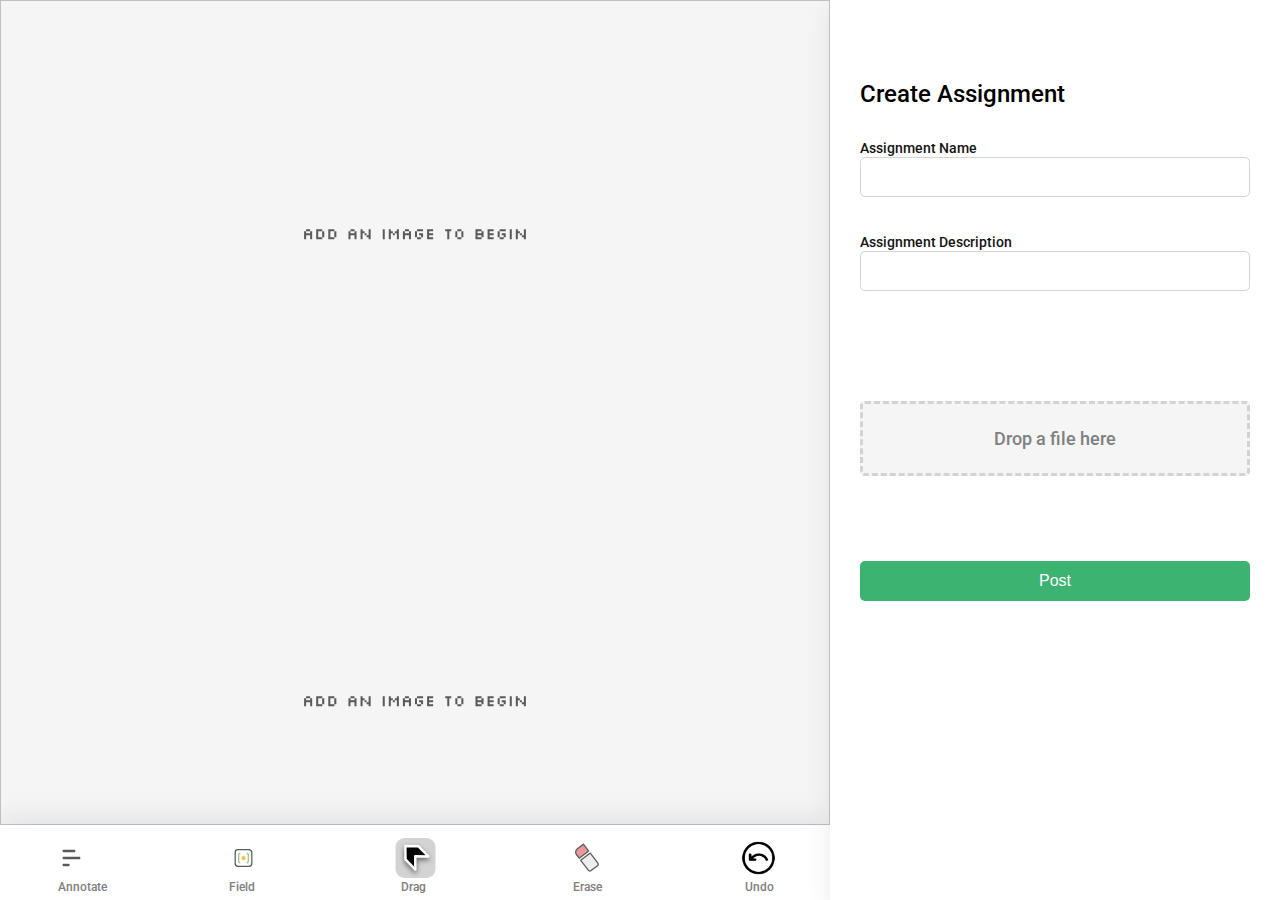
<file: templates/add-assignment.html>
<!DOCTYPE html>
<html lang="en">
<head>
    <meta charset="UTF-8">
    <meta name="viewport" content="width=device-width, initial-scale=1.0">
    <title>Add Assignment - DigitalOwl</title>
    <link rel="stylesheet" href="/static/css/style.css">
</head>
<body>

    <div id="file-viewer">
        <img id="image-viewer" draggable="false">
        <div id="options">
            <div>
                <ul>
                    <li id="annotation"><img src="/static/images/annotation-icon.svg"><span>Annotate</span></li>
                    
                    <li id="field"><img src="/static/images/field-icon.svg"><span>Field</span></li>
                    
                    <li id="drag" style="background-color: lightgrey;"><img src="/static/images/drag-icon.svg"><span>Drag</span></li>
                    
                    <li id="erase"><img src="/static/images/erase-icon.svg"><span>Erase</span></li>
                    
                    <li id="undo"><img src="/static/images/undo-icon.svg"><span>Undo</span></li>
                                        
                </ul>
            </div>
        </div>
    </div>

    <form id="assignment-upload" method="POST">
        <h2>Create Assignment</h2>
        <label for="assignment-name">Assignment Name</label>
        <input type="text" name="assignment-name" required>
        <label for="assignment-description">Assignment Description</label>
        <input type="text" name="assignment-description" required>
        <label id="file-label" for="file">Drop a file here</label>
        <input id="assignment-file" type="file" name="file" accept="image/*" required>
        <button type="submit">Post</button>
    </form>
    
    <script src="/static/js/assignment-editor.js"></script>
</body>
</html>
</file>
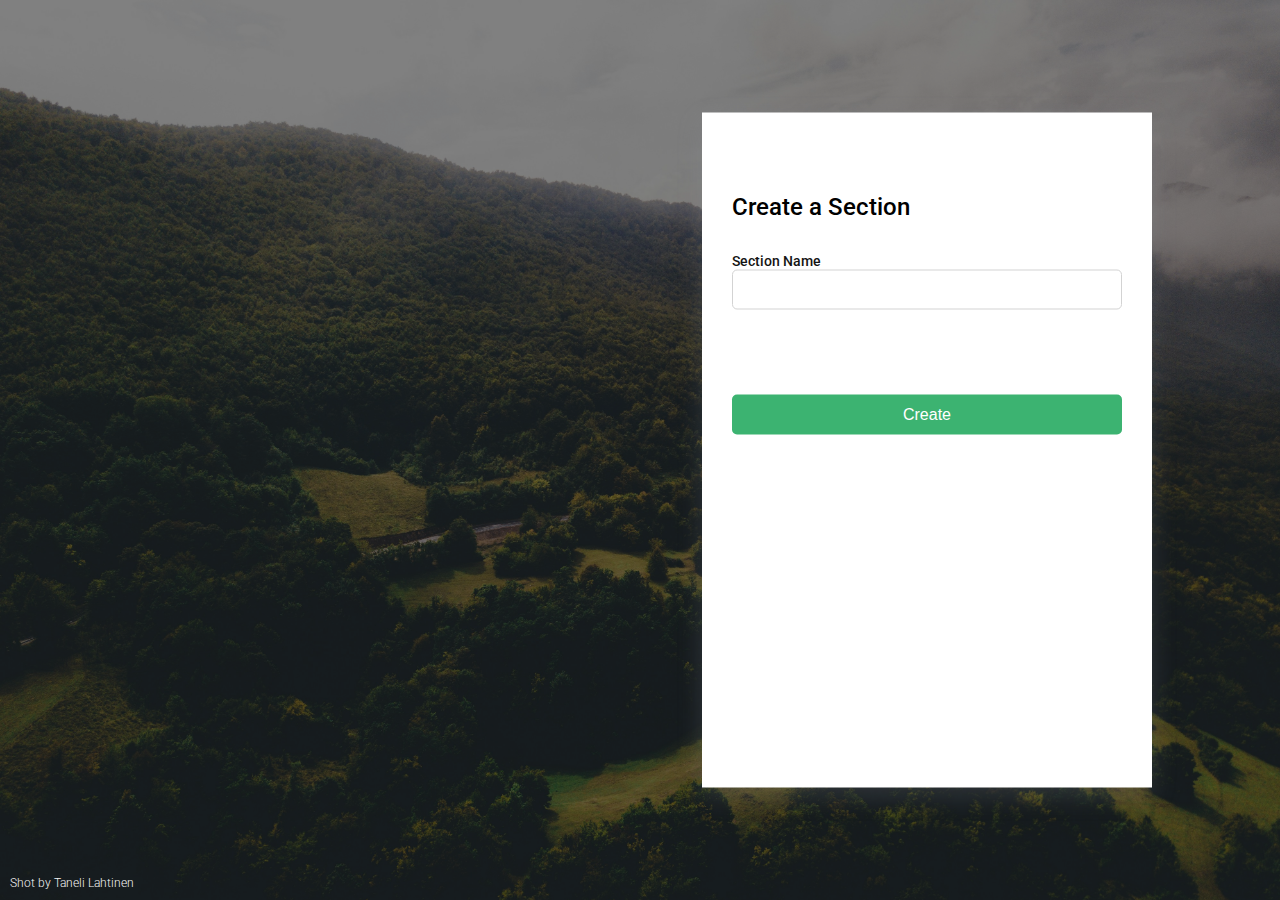
<file: templates/create-section.html>
<!DOCTYPE html>
<html lang="en">
<head>
    <meta charset="UTF-8">
    <meta name="viewport" content="width=device-width, initial-scale=1.0">
    <title>Create Section - DigitalOwl</title>
    <link rel="stylesheet" href="../static/css/style.css">
</head>
<body>

    <div id="login-background"></div>

    <form id="login" method="POST">
        <h2>Create a Section</h2>
        <label for="section-name">Section Name</label>
        <input type="text" name="section-name" required>
        <button type="submit">Create</button>
    </form>

    <p id="image-credits">Shot by Taneli Lahtinen</p>
    
</body>
</html>
</file>
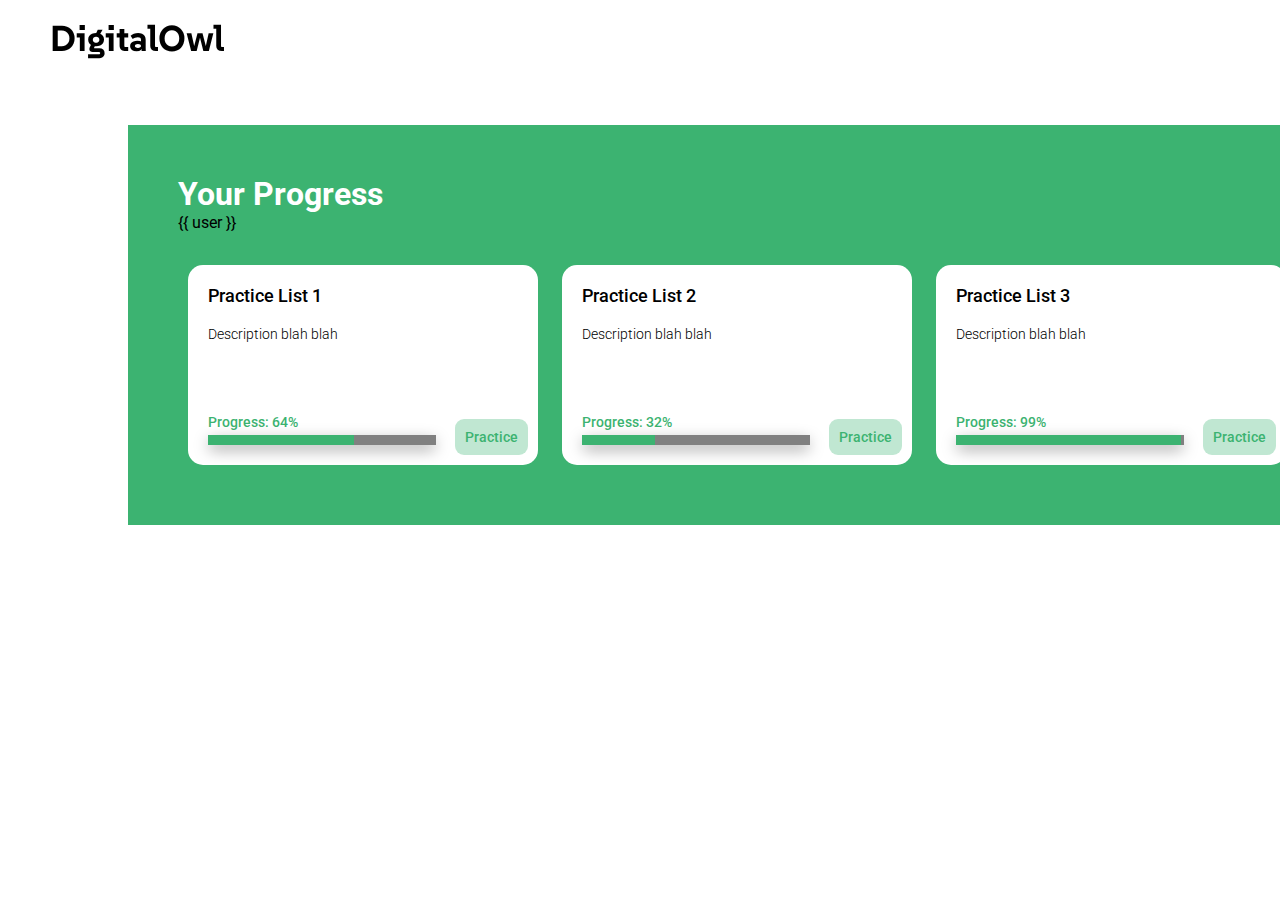
<file: templates/dashboard.html>
<!DOCTYPE html>
<html lang="en">
<head>
    <meta charset="UTF-8">
    <meta name="viewport" content="width=device-width, initial-scale=1.0">
    <title>Dashboard - DigitalOwl</title>
    <link rel="stylesheet" href="../static/css/style.css">
</head>
<body>

    <div id="dashboard-nav">
        <div id="logo">
            <h1>DigitalOwl</h1>
        </div>
    </div>

    <div id="content">
        <div id="progress">
            <h1>Your Progress</h1>
            <p>{{ user }}</p>
            <div id="lists">
                <div>
                    <h2>Practice List 1</h2>
                    <p>Description blah blah</p>
                    <span>Progress: 64%</span>
                    <progress value="64" max="100"></progress>
                    <a href="">Practice</a>
                </div>
                <div>
                    <h2>Practice List 2</h2>
                    <p>Description blah blah</p>
                    <span>Progress: 32%</span>
                    <progress value="32" max="100"></progress>
                    <a href="">Practice</a>
                </div>
                <div>
                    <h2>Practice List 3</h2>
                    <p>Description blah blah</p>
                    <span>Progress: 99%</span>
                    <progress value="99" max="100"></progress>
                    <a href="">Practice</a>
                </div>
                <div>
                    <h2>Practice List 3</h2>
                    <p>Description blah blah</p>
                    <span>Progress: 99%</span>
                    <progress value="99" max="100"></progress>
                    <a href="">Practice</a>
                </div>
                <div>
                    <h2>Practice List 3</h2>
                    <p>Description blah blah</p>
                    <span>Progress: 99%</span>
                    <progress value="99" max="100"></progress>
                    <a href="">Practice</a>
                </div>
                <div>
                    <h2>Practice List 3</h2>
                    <p>Description blah blah</p>
                    <span>Progress: 99%</span>
                    <progress value="99" max="100"></progress>
                    <a href="">Practice</a>
                </div>
            </div>
            
        </div>
    </div>
    
</body>
</html>
</file>
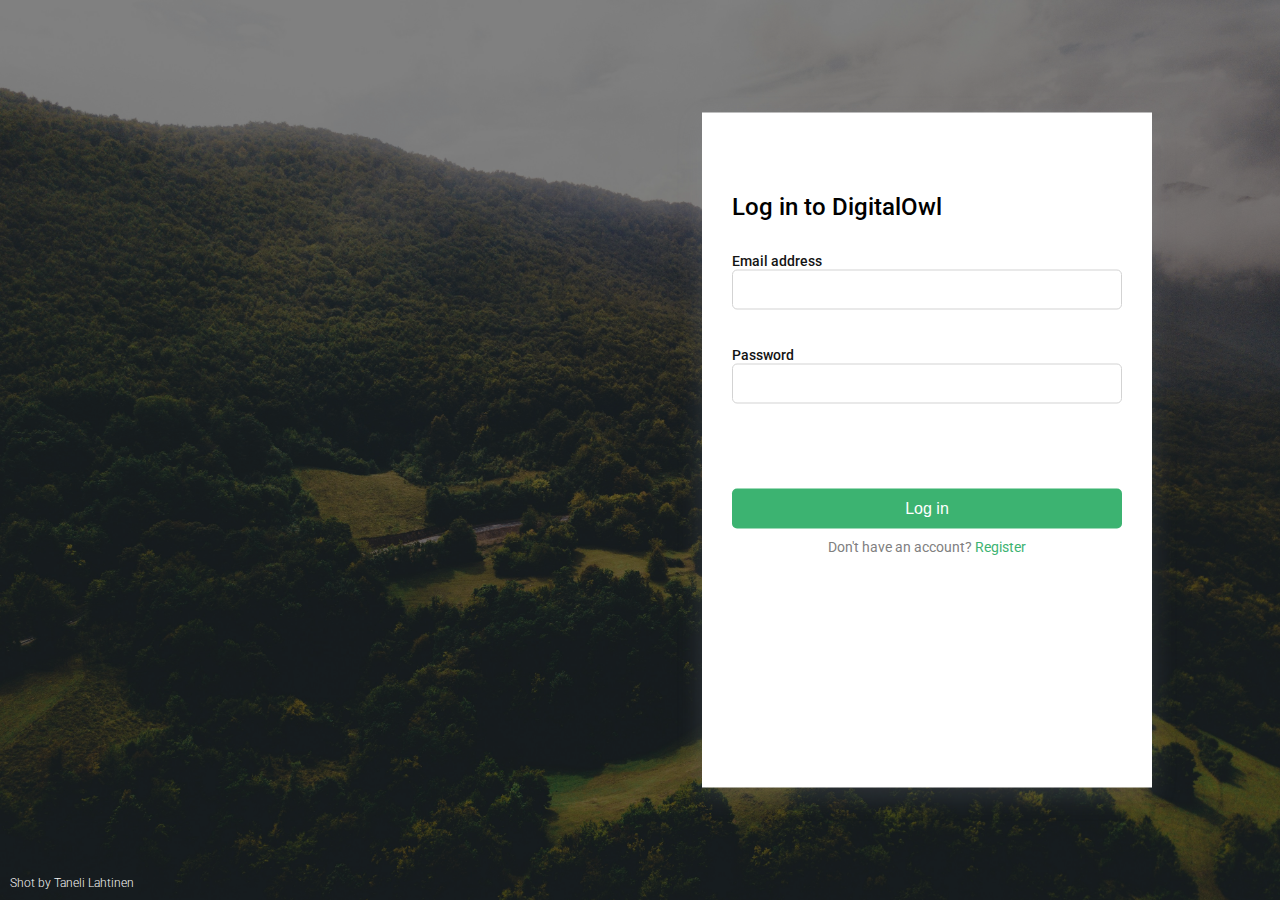
<file: templates/login.html>
<!DOCTYPE html>
<html lang="en">
<head>
    <meta charset="UTF-8">
    <meta name="viewport" content="width=device-width, initial-scale=1.0">
    <title>Login - EcoCards</title>
    <link rel="stylesheet" href="../static/css/style.css">
</head>
<body>

    <div id="login-background"></div>

    <form id="login" method="POST">
        <h2>Log in to DigitalOwl</h2>
        <label for="email">Email address</label>
        <input type="email" name="email" required>
        <label for="password">Password</label>
        <input type="password" name="password" required>
        <button type="submit">Log in</button>
        <p>Don't have an account? <a href="/register">Register</a></p>
    </form>

    <p id="image-credits">Shot by Taneli Lahtinen</p>
    
</body>
</html>
</file>
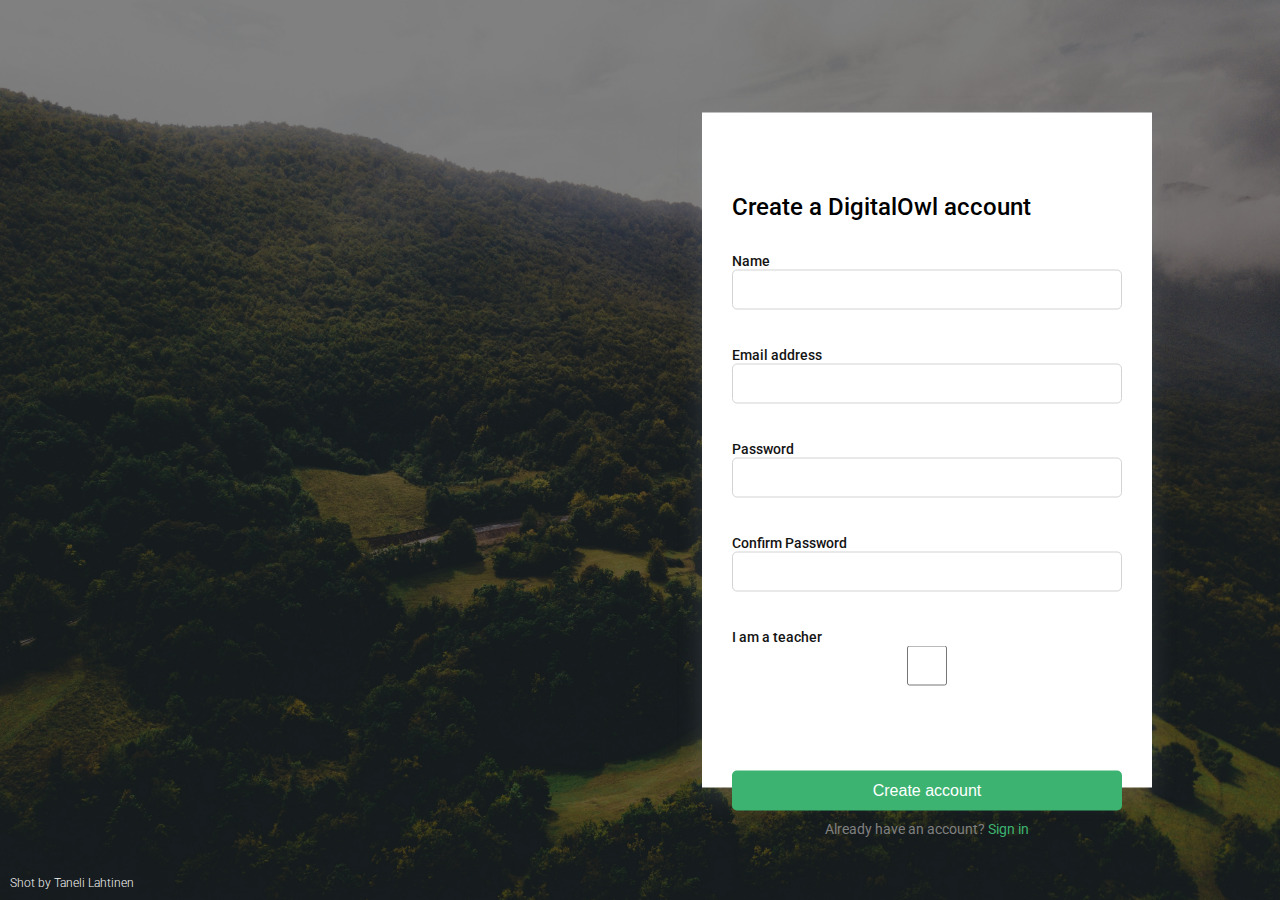
<file: templates/register.html>
<!DOCTYPE html>
<html lang="en">
<head>
    <meta charset="UTF-8">
    <meta name="viewport" content="width=device-width, initial-scale=1.0">
    <title>Login - EcoCards</title>
    <link rel="stylesheet" href="../static/css/style.css">
</head>
<body>

    <div id="login-background"></div>

    <form id="login" method="POST">
        <h2>Create a DigitalOwl account</h2>
        <label for="name">Name</label>
        <input type="text" name="name" required>
        <label for="email">Email address</label>
        <input type="email" name="email" required>
        <label for="password">Password</label>
        <input type="password" name="password" required>
        <label for="password">Confirm Password</label>
        <input type="password" name="password-confirmation" required>
        <label for="teacher">I am a teacher</label>
        <input type="checkbox" name="is-educator">
        <button type="submit">Create account</button>
        <p>Already have an account? <a href="/login">Sign in</a></p>
    </form>

    <p id="image-credits">Shot by Taneli Lahtinen</p>
    
</body>
</html>
</file>
<file: static/css/style.css>
@import url('https://fonts.googleapis.com/css2?family=Roboto:ital,wght@0,100;0,300;0,400;0,500;0,700;0,900;1,100;1,300;1,400;1,500;1,700;1,900&display=swap');
@import url('https://fonts.googleapis.com/css2?family=Arimo:ital,wght@0,400..700;1,400..700&display=swap');
@import url('https://fonts.googleapis.com/css2?family=Arimo:ital,wght@0,400..700;1,400..700&family=Zilla+Slab:ital,wght@0,300;0,400;0,500;0,600;0,700;1,300;1,400;1,500;1,600;1,700&display=swap');
@import url('https://fonts.googleapis.com/css2?family=SUSE:wght@100..800&display=swap');

* {
    margin: 0;
    padding: 0;
    box-sizing: border-box;
    /* outline: 1px solid royalblue; */
}

body {
    font-family: 'Roboto', sans-serif;
}

a {
    text-decoration: none;
    color: inherit;
}

#navbar {
    position: fixed;
    top: 0;
    left: 0;
    width: 100%;
    height: 150px;
    background: linear-gradient(to top, rgba(0, 0, 0, 0) 0%, rgba(0, 0, 0, 0.8) 100%);
    z-index: 1000;
    transition: 0.5s;
}

#navbar h1 {
    font-family: 'SUSE', sans-serif;
    font-variation-settings: 
        'wght' 700, /* Weight axis set to bold */
        'wdth' 75;   
    font-size: 36px;
    font-weight: 700;
    color: white;
    position: absolute;
    top: 35%;
    left: 50px;
    transform: translateY(-50%);
    z-index: 1000;
}

#navbar ul {
    list-style: none;
    position: absolute;
    top: 35%;
    right: 50px;
    transform: translateY(-50%);
    z-index: 1000;
}

#navbar ul li {
    display: inline-block;
    margin: 0 10px;
    color: white;
    font-weight: 500;
}

#dashboard-nav #logo h1 {
    font-family: 'SUSE', sans-serif;
    font-size: 36px;
    font-weight: 700;
    position: absolute;
    top: 50%;
    left: 50px;
    transform: translateY(-50%);
}

#featured-section {
	width: calc(100% + 5px);
	height: 90%;
	position: absolute;
	right: 0px;
	overflow: hidden;
	z-index: 2;
	box-shadow: 0 8px 50px rgba(0, 0, 0, 0.25);
}

#featured-section::after {
	content: '';
	position: absolute;
	left: 0;
	right: 0;
	bottom: 0;
	height: 50%; /* Extend the height to cover the entire section */
	background: linear-gradient(to bottom, rgba(0,0,0,0) 0%, #2b2b2b 100%); /* Adjust the color to match your page background */
	z-index: 2;
}

#featured-section img {
	width: 100%;
	height: 100%;
	object-fit: cover;
	border-radius: 0;
	position: static;
	transform: none;	
}

#featured-section img#banner-overlay {
	position: absolute;
	left: 0;
	top: 0;
	width: 100%;
	height: 100%;
	object-fit: cover;
	border-radius: 0;
	filter: grayscale(100%);
	z-index: 3;
}

#featured-section div#battering-ram-logo {
	position: absolute;
	right: 25px;
	top: 25px;
	display: inline-block;
	height: 50px;
	width: 165px
}

#featured-section div#battering-ram-logo img {
	height: 30px;
	width: 30px;
	border-radius: 50%;
	filter: grayscale(100%);
	position: absolute;
	top: 50%;
	left: 0px;
	transform: translateY(-50%);
}

#featured-section div#battering-ram-logo p {
	font-size: 18px;
	font-weight: 500;
	display: inline;
	position: absolute;
	top: 50%;
	right: 0px;
	transform: translateY(-50%);
	text-shadow: 2px 2px 8px rgba(0, 0, 0, 0.8);
}

#featured-section h3 {
	font-family: 'Zilla Slab', sans-serif;
	position: absolute;
	text-align: left;
	bottom: 150px;
	left: 70px;
	text-shadow: 
	2px 2px 4px rgba(0, 0, 0, 0.3), 
	-2px -2px 4px rgba(0, 0, 0, 0.3), 
	2px -2px 4px rgba(0, 0, 0, 0.3),
	-2px 2px 4px rgba(0, 0, 0, 0.3);
    color: white;
	font-size: 50px; /*48*//*52*/
	font-weight: bold; 
	z-index: 3;
}

#featured-section a {
	background-color: rgba(0, 0, 0, 0.5);
	width: 100px;
	color: whitesmoke;
	font-weight: 600;

	border: 2px solid whitesmoke;
	border-radius: 25px;
	padding: 0 30px;
	text-align: center;
	white-space: nowrap;
	text-transform: uppercase;
	line-height: 46px;
	display: table;
	overflow: hidden;
	position: absolute;
	bottom: 25px;
	left: 35px;
	z-index: 3;
	cursor: url('active.cur'), pointer;
}

div#description {
    background-color: rgba(39, 102, 67, 0.929);
    height: 150px;
    width: 95vw;
    position: absolute;
    top: calc(90% - 75px);
    left: 50%;
    transform: translateX(-50%);
    z-index: 5;
    padding: 30px 30px;
    border-radius: 15px;
}

#description h4 {
    font-size: 16px;
    color: white;
    margin-bottom: 20px;
}

#description p {
    font-size: 14px;
    color: white;
    font-weight: 300;
    border-left: 2px solid mediumseagreen;
    padding-left: 15px;
}

#login-background {
    background-image: url(../images/forest.jpg);
    filter: brightness(50%);
    background-size: cover;
    height: 100vh;
    width: 100vw;
}

form#login {
    position: absolute;
    top: 50%;
    right: 10%;
    transform: translateY(-50%);
    height: 75%;
    width: 450px;
    padding: 30px;
    background-color: white;
    box-shadow: rgba(149, 157, 165, 0.2) 0px 8px 24px;
}

form#login h2 {
    font-size: 24px;
    font-weight: 500;
    margin-bottom: 30px;
    margin-top: 50px;
}

form#login label {
    font-size: 14px;
    font-weight: 500;
    color: #141414;
}

form#login input {
    display: block;
    width: 100%;
    height: 40px;
    margin-bottom: 35px;
    padding: 0 10px;
    border: 1px solid lightgray;
    border-radius: 5px;
    transition: 0.5s;
}

form#login input:focus {
    outline: 3px solid rgba(60, 179, 114, 0.3);
    border: 1px solid mediumseagreen;
    transition: 0.3s;
}

form#login button {
    width: 100%;
    height: 40px;
    background-color: mediumseagreen;
    color: white;
    font-size: 16px;
    font-weight: 500;
    border: none;
    border-radius: 5px;
    cursor: pointer;
    margin-top: 50px;
}

form#login p {
    text-align: center;
    font-size: 14px;
    color: grey;
    margin-top: 10px;
}

form#login p a {
    color: mediumseagreen;
}

p#image-credits {
    position: absolute;
    bottom: 10px;
    left: 10px;
    font-size: 12px;
    color: whitesmoke;
    font-weight: 300;
}

#dashboard-nav {
    height: 75px;
    width: 100%;
    /* box-shadow: rgba(149, 157, 165, 0.2) 0px 8px 24px; */
    background: transparent;
    position: fixed;

}

#dashboard-nav #logo {
    height: 100%;
    position: absolute;
    top: 0;
}

#content {
    position: absolute;
    top: 75px;
    right: 0;
    width: 90%;
    height: calc(100% - 75px);
    padding-top: 50px;
}

#progress {
    width: 100%;
    height: 400px;
    background-color: mediumseagreen;
    padding: 50px;
    position: relative;
}

#progress h1 {
    color: white;
}

#lists {
    position: absolute;
    bottom: 45px;
    width: 100%;
    height: 215px;
    overflow-x: scroll;
    white-space: nowrap;
}

#lists div {
    position: relative;
    top: 0px;
    display: inline-block;
    background-color: white;
    border-radius: 15px;
    padding: 20px;
    height: calc(100% - 15px);
    width: 350px;
    margin: 0 10px;
}

#lists div h2 {
    font-size: 18px;
    font-weight: 500;
    margin-bottom: 20px;
}

#lists div p {
    font-size: 14px;
    font-weight: 300;
}

#lists div span {
    font-size: 14px;
    font-weight: 500;
    color: mediumseagreen;
    position: absolute;
    bottom: 35px;
}

#lists div progress {
    width: 65%;
    border: none;
    height: 10px;
    border-radius: 5px;
    box-shadow: rgba(0, 0, 0, 0.35) 0px 5px 15px;
    position: absolute;
    bottom: 20px;
    background-color: white;
}

progress::-moz-progress-bar { background: mediumseagreen; }
progress::-webkit-progress-value { background: mediumseagreen; }

#lists div a {
    position: absolute;
    bottom: 10px;
    right: 10px;
    color: mediumseagreen;
    padding: 10px;
    border-radius: 9px;
    font-size: 14px;
    font-weight: 500;
    background-color: rgba(60, 179, 114, 0.321);
}




form#assignment-upload {
    position: absolute;
    top: 0;
    right: 0;
    height: 100vh;
    width: 450px;
    padding: 30px;
    background-color: white;
    box-shadow: rgba(149, 157, 165, 0.2) 0px 8px 24px;
}

form#assignment-upload h2 {
    font-size: 24px;
    font-weight: 500;
    margin-bottom: 30px;
    margin-top: 50px;
}

form#assignment-upload label {
    font-size: 14px;
    font-weight: 500;
    color: #141414;
}

form#assignment-upload input {
    display: block;
    width: 100%;
    height: 40px;
    margin-bottom: 35px;
    padding: 0 10px;
    border: 1px solid lightgray;
    border-radius: 5px;
    transition: 0.5s;
}

form#assignment-upload input:focus {
    outline: 3px solid rgba(60, 179, 114, 0.3);
    border: 1px solid mediumseagreen;
    transition: 0.3s;
}

form#assignment-upload button {
    width: 100%;
    height: 40px;
    background-color: mediumseagreen;
    color: white;
    font-size: 16px;
    font-weight: 500;
    border: none;
    border-radius: 5px;
    cursor: pointer;
    margin-top: 50px;
}

#assignment-file {
    height: 75px !important;
}

#file-label {
    display: inline-block;
    width: 100%;
    height: 75px;
    transform: translateY(100%);
    background-color: whitesmoke;
    color: grey !important;
    font-size: 18px !important;
    font-weight: 600;
    border: none;
    border-radius: 5px;
    text-align: center;
    line-height: 40px;
    pointer-events: none;
    border: 3px dashed lightgray;
    /* vertically center text */
    display: flex;
    justify-content: center;
    align-items: center;
}


#file-viewer {
    width: calc(100% - 450px);
    height: 100vh;
    position: absolute;
    left: 0;
    top: 0;
    background-color: whitesmoke;
    overflow: hidden; /* Ensure the viewer itself doesn't overflow */
    display: flex;
    flex-direction: column;
}

#image-viewer {
    max-width: 100%;
    height: auto;
    flex-grow: 1; /* Allow the image to grow within available space */
    object-fit: contain; /* Maintain aspect ratio, fitting within the container */
    overflow-y: auto;
    border: none;
    background-image: url('/static/images/no-image.svg');
}

#file-viewer textarea {
    border: none;
    outline: none;
    box-shadow: 0 -7px 0 rgba(60, 179, 114, 0.524);
}

#file-viewer input {
    border: none;
    outline: none;
    box-shadow: 5px 0 0 rgba(60, 179, 114, 0.524);
    font-size: 24px;
    height: 30px;
    width: fit-content;
    padding: 0px 5px;
}

#options {
    position: relative; /* Change to relative to maintain within file-viewer */
    width: 100%;
    height: 75px;
    padding: 10px;
    background-color: white;
    box-shadow: rgba(149, 157, 165, 0.2) 0px -8px 24px;
    flex-shrink: 0; /* Prevents the options div from shrinking */
}

#options div {
    height: 40px;
    width: 90%;
    position: absolute;
    top: calc(50% - 5px);
    left: 50%;
    transform: translate(-50%, -50%);
    z-index: 1000;
}

#options div ul {
    list-style: none;
    display: flex;
    justify-content: space-between;
}

#options div ul li {
    display: inline-block;
    margin: 0 10px;
    height: 40px;
    width: 40px;
    border-radius: 9px;
    color: mediumseagreen;
    font-weight: 500;
    cursor: pointer;
    background-color: white;
    transition: 0.5s;
}

#options div ul li:hover {
    background-color: rgba(60, 179, 114, 0.321);
    transition: 0.3s;
}

#options div ul li span {
    font-size: 12px;
    color: grey;
    display: block;
    position: relative;
    left: 15%;
    bottom: 2px;
}
</file>
